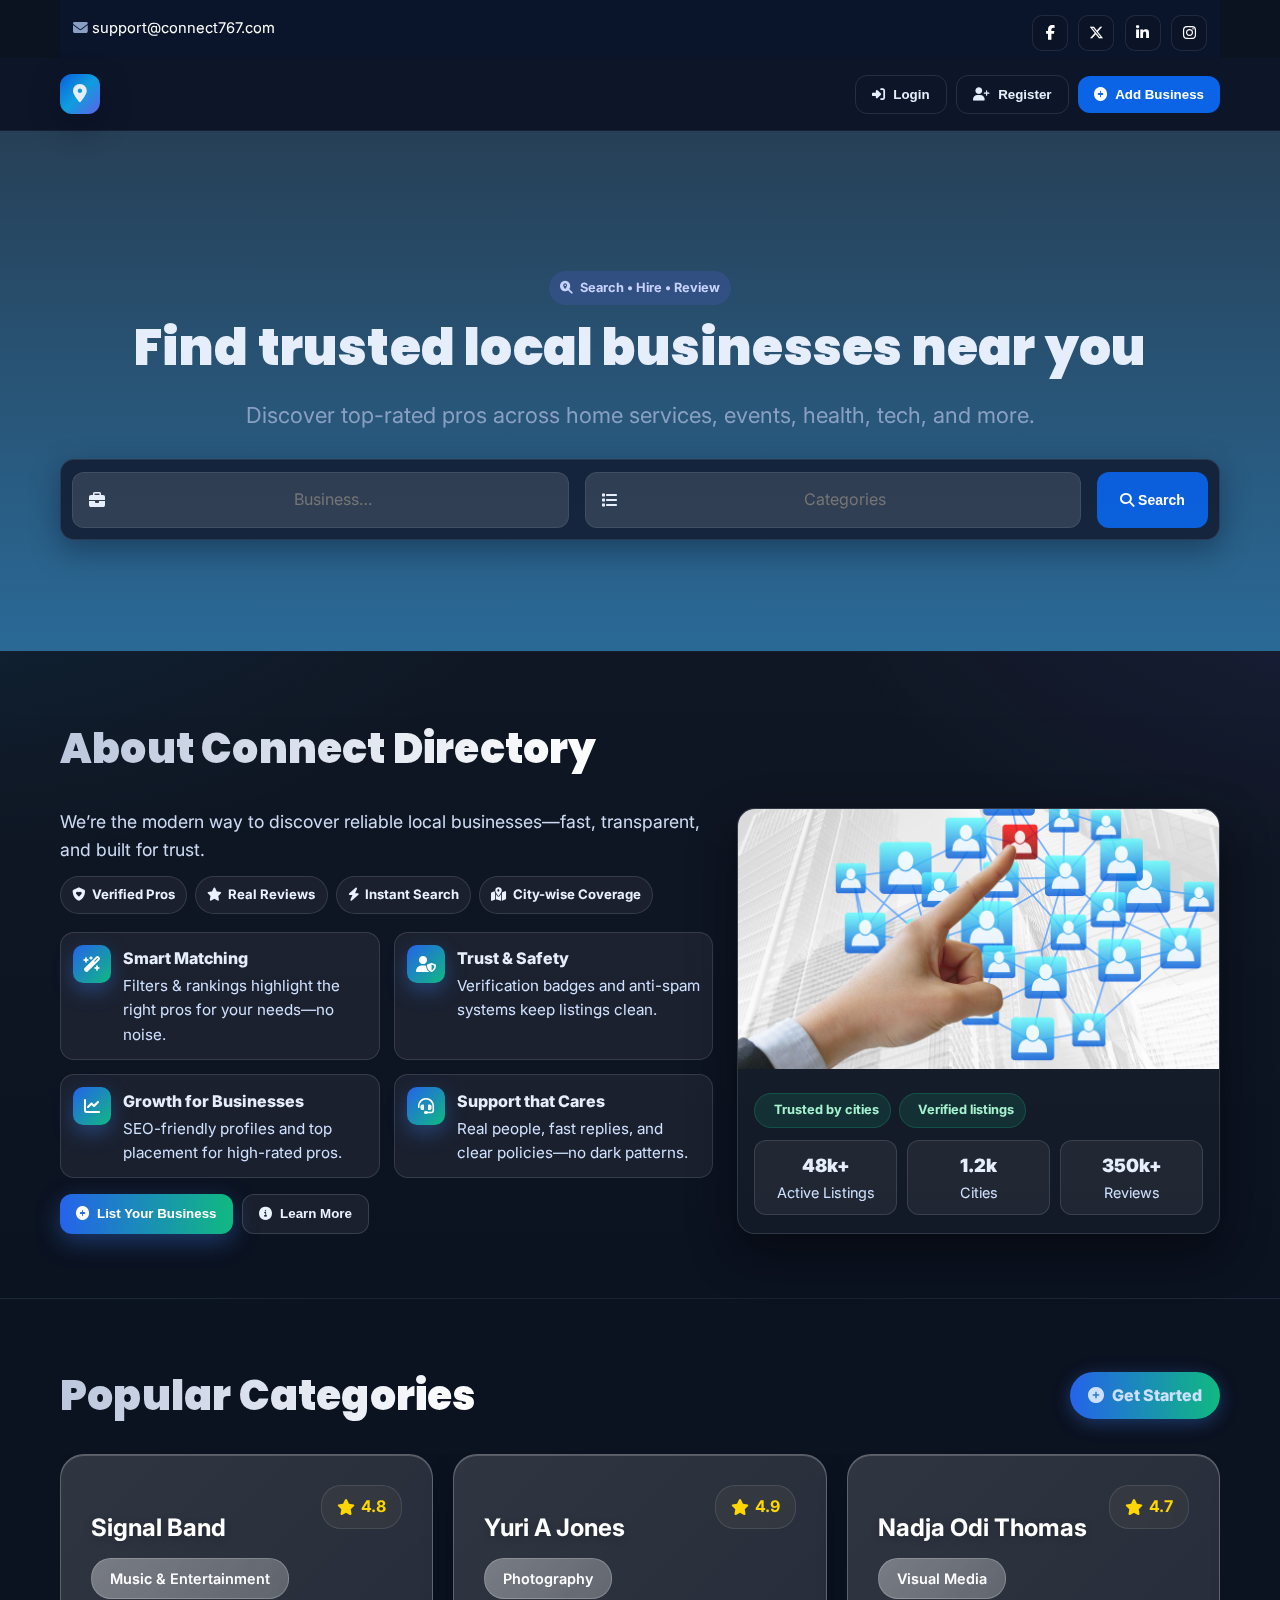
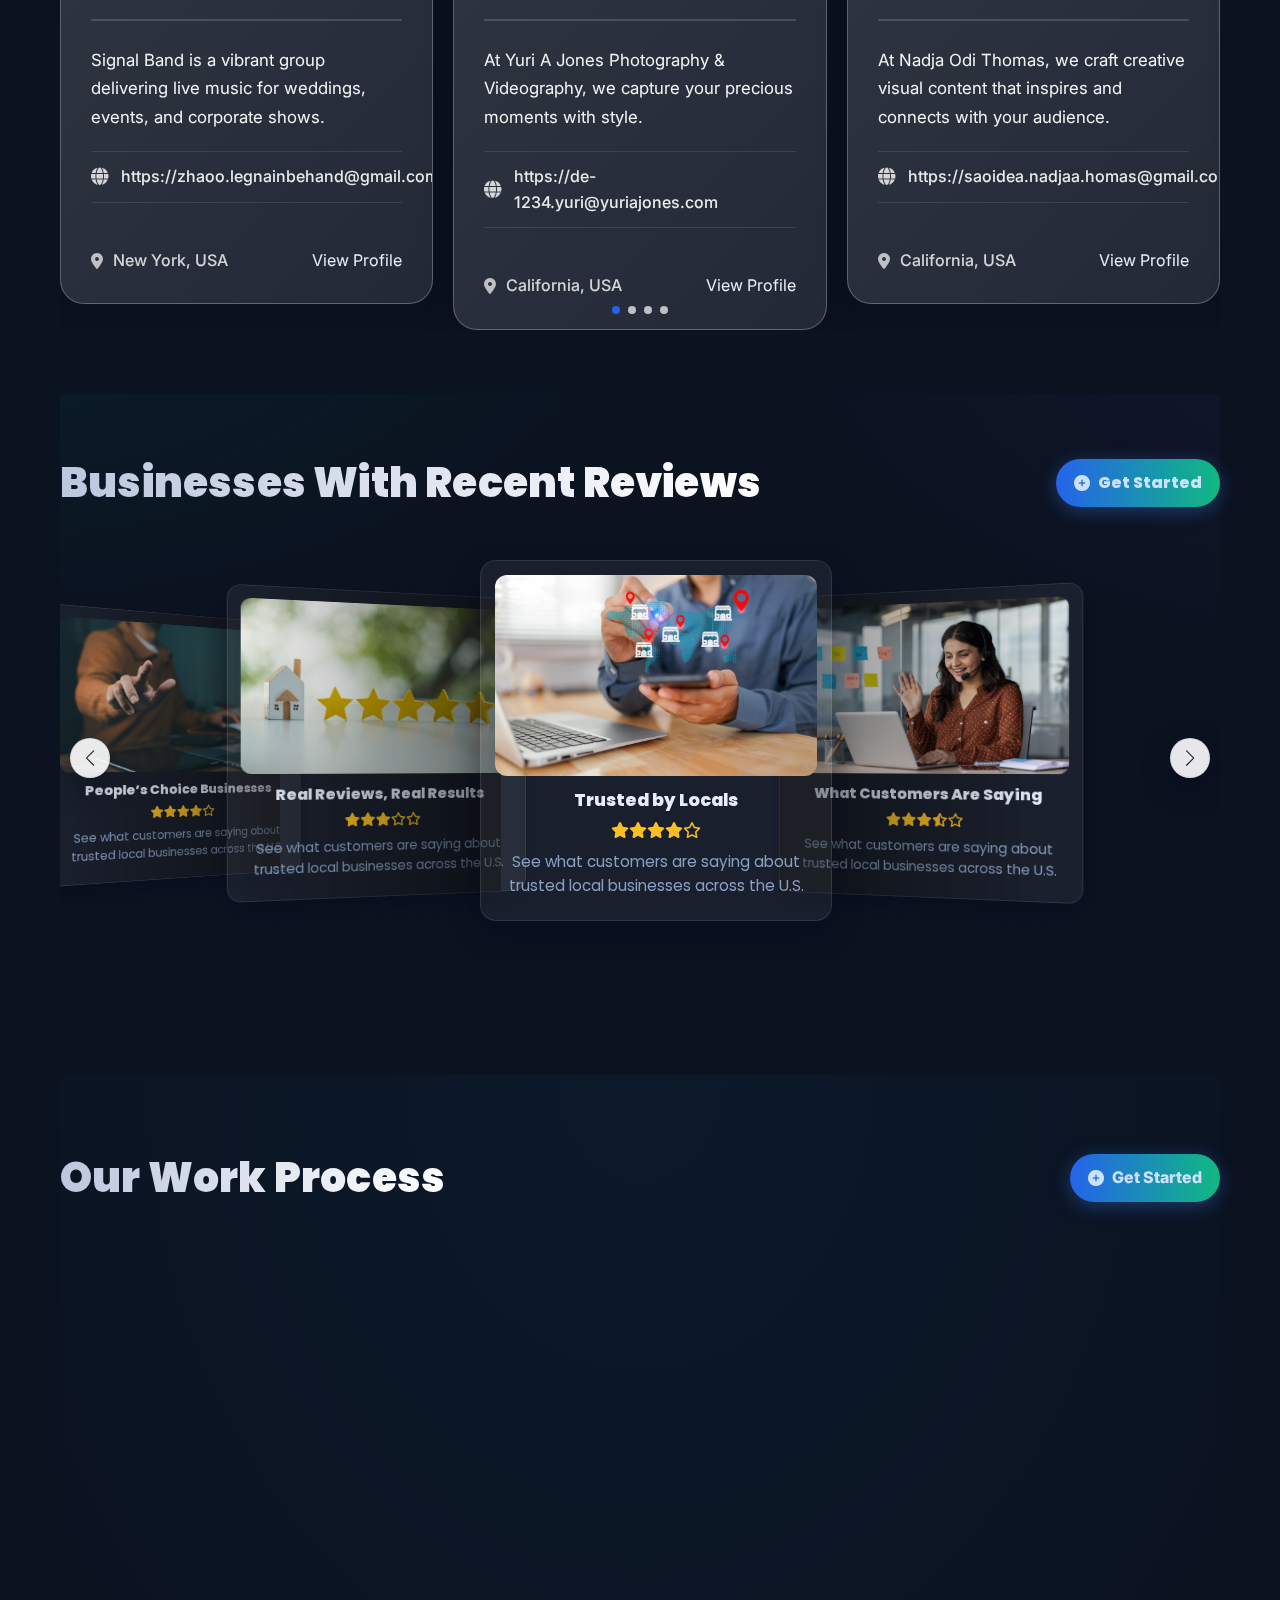
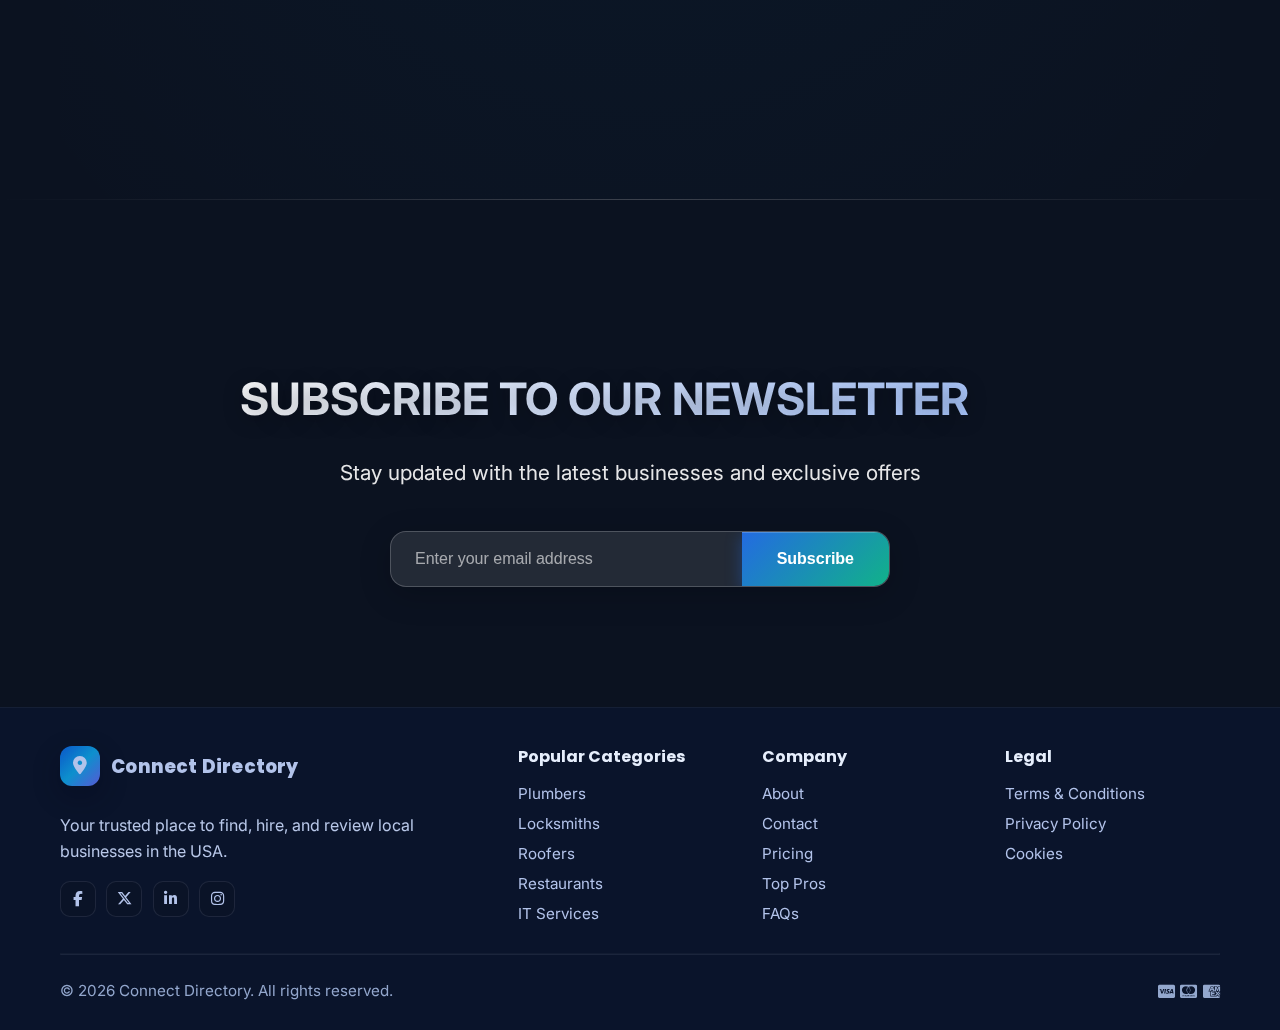
<file: index.html>
<!DOCTYPE html>
<html lang="en">

<head>
  <meta charset="UTF-8" />
  <meta name="viewport" content="width=device-width, initial-scale=1" />
  <title>Connect Directory</title>

  <!-- Fonts & Icons -->
  <link
    href="https://fonts.googleapis.com/css2?family=Poppins:wght@300;400;600;700;800&family=Inter:wght@400;600;800;900&display=swap"
    rel="stylesheet">
  <link rel="stylesheet" href="https://cdnjs.cloudflare.com/ajax/libs/font-awesome/6.5.0/css/all.min.css">
  <link rel="stylesheet" href="https://cdn.jsdelivr.net/npm/swiper@11/swiper-bundle.min.css" />
  <link rel="stylesheet" href="assets/style.css">

</head>

<body>
  <!-- Topbar -->
  <div class="topbar container">
    <div>
      <i class="fa-solid fa-envelope"></i>
      <a href="#">support@connect767.com</a>
    </div>
    <div class="social">
      <a href="#" aria-label="facebook"><i class="fa-brands fa-facebook-f"></i></a>
      <a href="#" aria-label="x"><i class="fa-brands fa-x-twitter"></i></a>
      <a href="#" aria-label="linkedin"><i class="fa-brands fa-linkedin-in"></i></a>
      <a href="#" aria-label="instagram"><i class="fa-brands fa-instagram"></i></a>
    </div>
  </div>

  <!-- Navbar -->
  <div class="nav">
    <div class="container nav-wrap">
      <a class="brand" href="#"><span class="logo"><i class="fa-solid fa-location-dot"></i></span><span></span></a>
      <div class="nav-actions">
        <button class="btn ghost hide-sm"><i class="fa-solid fa-right-to-bracket"></i> Login</button>
        <button class="btn ghost hide-sm"><i class="fa-solid fa-user-plus"></i> Register</button>
        <button class="btn primary"><i class="fa-solid fa-circle-plus"></i> Add Business</button>
      </div>
    </div>
  </div>

  <!-- Hero -->
  <header class="hero">
    <div class="hero-img"></div>
    <div class="hero-overlay"></div>
    <div class="container hero-inner">
      <span class="badge"><i class="fa-solid fa-magnifying-glass-location"></i> Search • Hire • Review</span>
      <h1>Find trusted local businesses near you</h1>
      <p class="sub">Discover top-rated pros across home services, events, health, tech, and more.</p>

      <form class="search-wrap" onsubmit="event.preventDefault(); alert('Demo search submitted!');">
        <label class="field" aria-label="business or service">
          <i class="fa-solid fa-briefcase"></i>
          <input type="text" placeholder="Business…" />
        </label>
        
        <label class="field" aria-label="Category">
          <i class="fa-solid fa-list"></i>
          <input type="text" placeholder="Categories" />
        </label>
        <button class="search-btn" type="submit"><i class="fa-solid fa-magnifying-glass"></i> Search</button>
      </form>
    </div>
  </header>

  <!-- About (NEW premium section) -->
  <section class="about">
    <div class="container">
      <div class="section-head">
        <h2>About Connect Directory</h2>
      </div>

      <div class="about-wrap">
        <div class="about-left">
          <p class="lead">We’re the modern way to discover reliable local businesses—fast, transparent, and built for
            trust.</p>

          <div class="pill-row">
            <span class="pill"><i class="fa-solid fa-shield-heart"></i> Verified Pros</span>
            <span class="pill"><i class="fa-solid fa-star"></i> Real Reviews</span>
            <span class="pill"><i class="fa-solid fa-bolt"></i> Instant Search</span>
            <span class="pill"><i class="fa-solid fa-map-location-dot"></i> City-wise Coverage</span>
          </div>

          <div class="about-features">
            <div class="feat">
              <div class="ico"><i class="fa-solid fa-wand-magic-sparkles"></i></div>
              <div>
                <h4>Smart Matching</h4>
                <p>Filters & rankings highlight the right pros for your needs—no noise.</p>
              </div>
            </div>
            <div class="feat">
              <div class="ico"><i class="fa-solid fa-user-shield"></i></div>
              <div>
                <h4>Trust & Safety</h4>
                <p>Verification badges and anti-spam systems keep listings clean.</p>
              </div>
            </div>
            <div class="feat">
              <div class="ico"><i class="fa-solid fa-chart-line"></i></div>
              <div>
                <h4>Growth for Businesses</h4>
                <p>SEO-friendly profiles and top placement for high-rated pros.</p>
              </div>
            </div>
            <div class="feat">
              <div class="ico"><i class="fa-solid fa-headset"></i></div>
              <div>
                <h4>Support that Cares</h4>
                <p>Real people, fast replies, and clear policies—no dark patterns.</p>
              </div>
            </div>
          </div>

          <div class="about-cta">
            <button class="btn accent"><i class="fa-solid fa-circle-plus"></i> List Your Business</button>
            <button class="btn soft"><i class="fa-solid fa-circle-info"></i> Learn More</button>
          </div>
        </div>

        <aside class="about-right">
          <div class="about-media">
            <img src="assets/images/1780e6c8ae.jpg" alt="About Connect Directory">
          </div>
          <div class="about-body">
            <div class="trust">
              <span class="badge"><i class="fa-solid fa-shield-check"></i> Trusted by cities</span>
              <span class="badge"><i class="fa-solid fa-badge-check"></i> Verified listings</span>
            </div>
            <div class="mini-stats">
              <div class="mini">
                <div class="n">48k+</div>
                <div class="l">Active Listings</div>
              </div>
              <div class="mini">
                <div class="n">1.2k</div>
                <div class="l">Cities</div>
              </div>
              <div class="mini">
                <div class="n">350k+</div>
                <div class="l">Reviews</div>
              </div>
            </div>
          </div>
        </aside>
      </div>
    </div>
  </section>

  <!-- Popular Categories -->
<!-- Popular Categories -->
<section class="container">
  <div class="section-head">
    <h2>Popular Categories</h2>
    <a class="proc-cta" href="#"><i class="fa-solid fa-circle-plus"></i> Get Started</a>
  </div>

  <!-- Swiper Container -->
  <div class="swiper myBizSwiper">
    <div class="swiper-wrapper">

      <!-- Slide 1 -->
      <div class="swiper-slide">
        <div class="business-card">
          <div class="business-header">
            <div class="business-info">
              <h3 class="business-name">Signal Band</h3>
              <span class="business-category">Music & Entertainment</span>
            </div>
            <div class="business-rating">
              <i class="fas fa-star"></i><span>4.8</span>
            </div>
          </div>

          <div class="business-body">
            <p class="business-description">
              Signal Band is a vibrant group delivering live music for weddings,
              events, and corporate shows.
          
            </p>
            <div class="business-contact">
              <i class="fas fa-globe"></i>
              <span>https://zhaoo.legnainbehand@gmail.com</span>
            </div>
          </div>

          <div class="business-footer">
            <div class="business-location">
              <i class="fas fa-map-marker-alt"></i> New York, USA
            </div>
            <a href="#" class="view-profile">View Profile</a>
          </div>
        </div>
      </div>

      <!-- Slide 2 -->
      <div class="swiper-slide">
        <div class="business-card">
          <div class="business-header">
            <div class="business-info">
              <h3 class="business-name">Yuri A Jones</h3>
              <span class="business-category">Photography</span>
            </div>
            <div class="business-rating">
              <i class="fas fa-star"></i><span>4.9</span>
            </div>
          </div>

          <div class="business-body">
            <p class="business-description">
              At Yuri A Jones Photography & Videography, we capture your precious
              moments with style.
            </p>

            <div class="business-contact">
              <i class="fas fa-globe"></i>
              <span>https://de-1234.yuri@yuriajones.com</span>
            </div>
          </div>

          <div class="business-footer">
            <div class="business-location">
              <i class="fas fa-map-marker-alt"></i> California, USA
            </div>
            <a href="#" class="view-profile">View Profile</a>
          </div>
        </div>
      </div>

      <!-- Slide 3 -->
      <div class="swiper-slide">
        <div class="business-card">
          <div class="business-header">
            <div class="business-info">
              <h3 class="business-name">Nadja Odi Thomas</h3>
              <span class="business-category">Visual Media</span>
            </div>
            <div class="business-rating">
              <i class="fas fa-star"></i><span>4.7</span>
            </div>
          </div>

          <div class="business-body">
            <p class="business-description">
              At Nadja Odi Thomas, we craft creative visual content that inspires
              and connects with your audience.
            </p>

            <div class="business-contact">
              <i class="fas fa-globe"></i>
              <span>https://saoidea.nadjaa.homas@gmail.com</span>
            </div>
          </div>

          <div class="business-footer">
            <div class="business-location">
              <i class="fas fa-map-marker-alt"></i> California, USA
            </div>
            <a href="#" class="view-profile">View Profile</a>
          </div>
        </div>
      </div>

        <div class="swiper-slide">
        <div class="business-card">
          <div class="business-header">
            <div class="business-info">
              <h3 class="business-name">Nadja Odi Thomas</h3>
              <span class="business-category">Visual Media</span>
            </div>
            <div class="business-rating">
              <i class="fas fa-star"></i><span>4.7</span>
            </div>
          </div>

          <div class="business-body">
            <p class="business-description">
              At Nadja Odi Thomas, we craft creative visual content that inspires
              and connects with your audience.
            </p>

            <div class="business-contact">
              <i class="fas fa-globe"></i>
              <span>https://saoidea.nadjaa.homas@gmail.com</span>
            </div>
          </div>

          <div class="business-footer">
            <div class="business-location">
              <i class="fas fa-map-marker-alt"></i> California, USA
            </div>
            <a href="#" class="view-profile">View Profile</a>
          </div>
        </div>
      </div>

    </div>

    <!-- Custom Arrows (FOR THIS SLIDER ONLY) -->
    <div class="biz-prev"></div>
    <div class="biz-next"></div>

    <!-- Pagination -->
    <div class="swiper-pagination"></div>

  </div>
</section>





  <!-- Reviews Carousel -->
  <section class="biz-section container">
    <div class="section-head">
      <h2>Businesses With Recent Reviews</h2>
      <a class="proc-cta" href="#"><i class="fa-solid fa-circle-plus"></i> Get Started</a>
    </div>
    <div class="swiper bizSwiper">
      <div class="swiper-wrapper">
        <div class="swiper-slide biz-card">
          <div class="biz-inner">
            <div class="biz-logo"><img src="assets/images/0f93cb26ed.jpg" alt="Capital Glass" /></div>
            <h3>Trusted by Locals</h3>
            <div class="stars"><i class="fa-solid fa-star"></i><i class="fa-solid fa-star"></i><i
                class="fa-solid fa-star"></i><i class="fa-solid fa-star"></i><i class="fa-regular fa-star"></i></div>
            <p class="meta">See what customers are saying about trusted local businesses across the U.S.</span></p>
          </div>
        </div>
        <div class="swiper-slide biz-card">
          <div class="biz-inner">
            <div class="biz-logo"><img src="assets/images/08b82a9dd6.jpg" alt="Ameridial Inc" /></div>
            <h3>What Customers Are Saying</h3>
            <div class="stars"><i class="fa-solid fa-star"></i><i class="fa-solid fa-star"></i><i
                class="fa-solid fa-star"></i><i class="fa-solid fa-star-half-stroke"></i><i
                class="fa-regular fa-star"></i></div>
            <p class="meta">See what customers are saying about trusted local businesses across the U.S.</p>
          </div>
        </div>
        <div class="swiper-slide biz-card">
          <div class="biz-inner">
            <div class="biz-logo"><img src="assets/images/081edbaaf3.jpg" alt="Roof Masters" /></div>
            <h3>People’s Choice Businesses</h3>
            <div class="stars"><i class="fa-solid fa-star"></i><i class="fa-solid fa-star"></i><i
                class="fa-solid fa-star"></i><i class="fa-solid fa-star"></i><i class="fa-regular fa-star"></i></div>
            <p class="meta">See what customers are saying about trusted local businesses across the U.S.</p>
          </div>
        </div>
        <div class="swiper-slide biz-card">
          <div class="biz-inner">
            <div class="biz-logo"><img src="assets/images/3dfdfeb7ec.jpg" alt="SWFL Carpenters" /></div>
            <h3>Real Reviews, Real Results</h3>
            <div class="stars"><i class="fa-solid fa-star"></i><i class="fa-solid fa-star"></i><i
                class="fa-solid fa-star"></i><i class="fa-regular fa-star"></i><i class="fa-regular fa-star"></i></div>
            <p class="meta">See what customers are saying about trusted local businesses across the U.S.</p>
          </div>
        </div>
      </div>
      <div class="swiper-button-prev"></div>
      <div class="swiper-button-next"></div>
    </div>
  </section>

  <!-- Work Process + Counters -->
  <section class="container process v2">
    <div class="section-head">
      <h2>Our Work Process</h2>
      <a class="proc-cta" href="#"><i class="fa-solid fa-circle-plus"></i> Get Started</a>
    </div>

    <div class="proc-grid">
      <article class="proc-card" data-step="1">
        <div class="proc-top"><span class="step-badge">01</span>
          <div class="ico-wrap"><i class="fa-solid fa-magnifying-glass-location"></i></div>
        </div>
        <h3>Discover</h3>
        <p class="p-text">Search verified pros by location & category. Apply filters to find the best match quickly.</p>
        <div class="tags"><span class="chip sm">Verified</span><span class="chip sm">Smart Filters</span><span
            class="chip sm">Fast</span></div>
      </article>
      <article class="proc-card" data-step="2">
        <div class="proc-top"><span class="step-badge">02</span>
          <div class="ico-wrap"><i class="fa-solid fa-scale-balanced"></i></div>
        </div>
        <h3>Compare</h3>
        <p class="p-text">Check ratings, reviews, and portfolios. Shortlist the top candidates in minutes.</p>
        <div class="tags"><span class="chip sm">Ratings</span><span class="chip sm">Reviews</span><span
            class="chip sm">Portfolio</span></div>
      </article>
      <article class="proc-card" data-step="3">
        <div class="proc-top"><span class="step-badge">03</span>
          <div class="ico-wrap"><i class="fa-solid fa-message"></i></div>
        </div>
        <h3>Contact</h3>
        <p class="p-text">Reach out via call or message. Get quotes and timelines—no hidden fees.</p>
        <div class="tags"><span class="chip sm">1-Click Call</span><span class="chip sm">Quotes</span><span
            class="chip sm">Secure</span></div>
      </article>
      <article class="proc-card" data-step="4">
        <div class="proc-top"><span class="step-badge">04</span>
          <div class="ico-wrap"><i class="fa-solid fa-star-half-stroke"></i></div>
        </div>
        <h3>Review</h3>
        <p class="p-text">Share your experience to help others. We keep reviews clean and spam-free.</p>
        <div class="tags"><span class="chip sm">Real Feedback</span><span class="chip sm">Anti-Spam</span><span
            class="chip sm">Community</span></div>
      </article>
    </div>

    <div class="proc-counters">
      <article class="count-card">
        <div class="count-ico"><i class="fa-solid fa-rectangle-list"></i></div>
        <div class="count-val" data-target="48000">0</div>
        <div class="count-label">Active Listings</div>
      </article>
      <article class="count-card">
        <div class="count-ico"><i class="fa-solid fa-city"></i></div>
        <div class="count-val" data-target="1200">0</div>
        <div class="count-label">Cities Covered</div>
      </article>
      <article class="count-card">
        <div class="count-ico"><i class="fa-solid fa-comment-dots"></i></div>
        <div class="count-val" data-target="350000">0</div>
        <div class="count-label">Verified Reviews</div>
      </article>
      <article class="count-card">
        <div class="count-ico"><i class="fa-solid fa-thumbs-up"></i></div>
        <div class="count-val" data-target="98">0</div>
        <div class="count-label">Satisfaction (%)</div>
      </article>
    </div>
  </section>

 <!-- Newsletter -->
    <section class="newsletter">
        <div class="container">
            <h3>SUBSCRIBE TO OUR NEWSLETTER</h3>
            <p>Stay updated with the latest businesses and exclusive offers</p>
            <form class="newsletter-form">
                <input type="email" placeholder="Enter your email address" required>
                <button type="submit">Subscribe</button>
            </form>
        </div>
    </section>

  <!-- Footer -->
  <footer>
    <div class="container" style="padding:36px 0 26px">
      <div class="footer-grid">
        <div>
          <a class="brand" href="#" style="margin-bottom:8px; display:inline-flex"><span class="logo"><i
                class="fa-solid fa-location-dot"></i></span><span>Connect Directory</span></a>
          <p style="color:#b8c7e8">Your trusted place to find, hire, and review local businesses in the USA.</p>
          <div class="social">
            <a href="#"><i class="fa-brands fa-facebook-f"></i></a>
            <a href="#"><i class="fa-brands fa-x-twitter"></i></a>
            <a href="#"><i class="fa-brands fa-linkedin-in"></i></a>
            <a href="#"><i class="fa-brands fa-instagram"></i></a>
          </div>
        </div>
        <div>
          <h4>Popular Categories</h4>
          <a href="#">Plumbers</a>
          <a href="#">Locksmiths</a>
          <a href="#">Roofers</a>
          <a href="#">Restaurants</a>
          <a href="#">IT Services</a>
        </div>
        <div>
          <h4>Company</h4>
          <a href="#">About</a>
          <a href="#">Contact</a>
          <a href="#">Pricing</a>
          <a href="#">Top Pros</a>
          <a href="#">FAQs</a>
        </div>
        <div>
          <h4>Legal</h4>
          <a href="#">Terms &amp; Conditions</a>
          <a href="#">Privacy Policy</a>
          <a href="#">Cookies</a>
        </div>
      </div>
      <hr style="border-color:rgba(148,163,184,.12); margin:24px 0">
      <div
        style="display:flex; gap:1rem; justify-content:space-between; align-items:center; color:#93a7cd; font-size:.95rem">
        <div>© <span id="y"></span> Connect Directory. All rights reserved.</div>
        <div style="display:flex; gap:.35rem; align-items:center">
          <i class="fa-brands fa-cc-visa"></i>
          <i class="fa-brands fa-cc-mastercard"></i>
          <i class="fa-brands fa-cc-amex"></i>
        </div>
      </div>
    </div>
  </footer>

  <!-- Scripts -->
  <script src="https://cdn.jsdelivr.net/npm/swiper@11/swiper-bundle.min.js"></script>
  <script src="https://cdn.jsdelivr.net/npm/swiper@11/swiper-bundle.min.js"></script>

  <script>
    // Footer year
    document.getElementById('y').textContent = new Date().getFullYear();

    // Reviews carousel
    const swiper = new Swiper(".bizSwiper", {
      effect: "coverflow",
      grabCursor: true,
      centeredSlides: true,
      slidesPerView: "auto",
      loop: true,
      coverflowEffect: { rotate: 20, stretch: 0, depth: 200, modifier: 1.1, slideShadows: true },
      autoplay: { delay: 2500, disableOnInteraction: false },
      navigation: { nextEl: ".swiper-button-next", prevEl: ".swiper-button-prev" }
    });

    // Reveal + counters (process section)
    (function () {
      const revealEls = [...document.querySelectorAll('.proc-card, .count-card')];
      const counters = document.querySelectorAll('.count-val');

      const easeOut = t => 1 - Math.pow(1 - t, 3);
      const runCount = el => {
        const target = parseInt(el.getAttribute('data-target'), 10);
        const dur = 1200; const start = performance.now();
        function tick(now) {
          const p = Math.min((now - start) / dur, 1);
          el.textContent = Math.floor(easeOut(p) * target).toLocaleString();
          if (p < 1) requestAnimationFrame(tick);
        }
        requestAnimationFrame(tick);
      };

      if (!('IntersectionObserver' in window)) {
        revealEls.forEach(el => el.classList.add('in'));
        counters.forEach(runCount);
        return;
      }

      const io = new IntersectionObserver(entries => {
        entries.forEach(ent => {
          if (ent.isIntersecting) {
            ent.target.classList.add('in');
            if (ent.target.classList.contains('count-card')) {
              const val = ent.target.querySelector('.count-val'); if (val) runCount(val);
            }
            io.unobserve(ent.target);
          }
        });
      }, { threshold: .25 });

      revealEls.forEach(el => io.observe(el));
    })();
  </script>
<script>
  var swiper2 = new Swiper(".myBizSwiper", {
    slidesPerView: 1,
    spaceBetween: 20,
    loop: true,

    pagination: {
      el: ".swiper-pagination",
      clickable: true
    },

    navigation: {
      nextEl: ".biz-next",   // CUSTOM ARROWS
      prevEl: ".biz-prev"
    },

    breakpoints: {
      640: { slidesPerView: 1 },
      768: { slidesPerView: 2 },
      1024: { slidesPerView: 3 }
    }
  });
</script>

  

</body>

</html>
</file>
<file: assets/style.css>
:root{
      --primary:#0b63e5;
      --primary-600:#084bb2;
      --accent:#0b63e5;
      --accent-2:#60a5fa;
      --bg:#0b1220;
      --surface:#0f172a;
      --muted:#8aa0c2;
      --text:#e6eefc;
      --success:#10b981;
      --danger:#ef4444;
      --radius:16px;
      --shadow:0 10px 30px rgba(2,6,23,.35);
      --gradient:linear-gradient(135deg,#0b63e5f2 0%,rgba(14,165,233,.95) 50%,rgba(99,102,241,.95) 100%);
      --card:rgba(255,255,255,.06);
      --border:rgba(148,163,184,.18);
    }

    *{box-sizing:border-box}
    html,body{height:100%}
    body{
      margin:0; background:var(--bg); color:var(--text);
      font-family:"Inter",system-ui,-apple-system,Segoe UI,Roboto,Arial,sans-serif;
      line-height:1.6; overflow-x:hidden;
    }
    a{color:inherit; text-decoration:none}
    img{max-width:100%; display:block}
    .container{width:min(1160px,92%); margin-inline:auto}
    .badge{display:inline-flex; align-items:center; gap:.45rem; padding:.4rem .7rem; border-radius:999px; background:rgba(99,102,241,.18); color:#c7d2fe; font-size:.8rem; font-weight:700}

    /* Topbar / Nav */
    .topbar{display:flex; gap:1rem; justify-content:space-between; align-items:center; padding:.45rem .8rem; background:#0a142b; color:var(--muted); font-size:.92rem}
    .topbar a{color:#fff}
    .nav{position:sticky; top:0; z-index:50; backdrop-filter:saturate(1.3) blur(8px); background:rgba(15,23,42,.8); border-bottom:1px solid rgba(148,163,184,.08)}
    .nav-wrap{display:flex; align-items:center; justify-content:space-between; gap:1rem; padding:1rem 0}
    .brand{display:flex; align-items:center; gap:.7rem; font-weight:900; letter-spacing:.2px}
    .brand .logo{width:40px; height:40px; display:grid; place-items:center; border-radius:12px; background:var(--gradient); box-shadow:var(--shadow)}
    .brand span{font-family:"Poppins"; font-weight:800; font-size:1.15rem}
    .nav-actions{display:flex; align-items:center; gap:.6rem}
    .btn{border:0; cursor:pointer; padding:.7rem 1rem; border-radius:12px; font-weight:700; transition:.25s ease; display:inline-flex; align-items:center; gap:.5rem}
    .btn.primary{background:var(--primary); color:white}
    .btn.primary:hover{background:var(--primary-600); transform:translateY(-1px)}
    .btn.ghost{background:transparent; color:var(--text); border:1px solid rgba(148,163,184,.18)}
    .btn.ghost:hover{border-color:rgba(148,163,184,.38)}

    /* Hero */
    /* Hero Section */
.hero {
  position: relative;
  isolation: isolate;
  min-height: 520px; /* Increased hero height */
}

/* Background Image */
.hero-img {
  position: absolute;
  inset: 0;
  z-index: -2;
  background: linear-gradient(rgba(44, 62, 80, 0.8), rgba(52, 152, 219, 0.8)), url('https://images.unsplash.com/photo-1497366754035-f200968a6e72?ixlib=rb-4.0.3&ixid=M3wxMjA3fDB8MHxwaG90by1wYWdlfHx8fGVufDB8fHx8fA%3D%3D&auto=format&fit=crop&w=2069&q=80')
    center/cover no-repeat;
  background-attachment: fixed; /* Fixed image effect */
}

/* Overlay */
.hero-overlay {
  position: absolute;
  inset: 0;
  z-index: -1;
 
}

/* Inner Content */
.hero-inner {
  padding: 140px 0 100px; /* Increased top/bottom space */
  text-align: center;
}

/* Heading */
.hero h1 {
  font-family: "Poppins";
  margin: 14px 0 8px;
  font-size: clamp(40px, 5.2vw, 50px);
  line-height: 1.15;
  font-weight: 900;
  letter-spacing: .2px;
}

/* Subtext */
.sub {
  color: var(--muted);
  font-size: clamp(22px, 1vw, 18px);
}


    /* Search Bar */
    .search-wrap{display:grid; grid-template-columns:1.1fr .9fr 1fr auto; gap:.6rem; background:rgba(15,23,42,.8); padding:.7rem; border-radius:14px; border:1px solid var(--border); box-shadow:var(--shadow); margin-top:26px}
    .field{display:flex; align-items:center; gap:.55rem; background:#ffffff1f; border:1px solid rgba(148,163,184,.16); padding:.9rem 1rem; border-radius:12px}
    .field input{all:unset; flex:1; color:var(--text)}
    .search-btn{padding:1rem 1.25rem;border-radius:12px;border:0;background:#0b63e5f2;color:#ffffff;font-weight:900;cursor:pointer}
    .search-btn:hover{filter:saturate(1.1)}

    /* Sections */
    section{padding:64px 0}
    .section-head{display:flex; align-items:center; justify-content:space-between; margin-bottom:26px; gap:16px}
    .section-head h2{
      /* BIGGER section headings */
      font-family:"Poppins"; margin:0; font-size:clamp(26px,3.2vw,42px); font-weight:900;
      background: linear-gradient(90deg, #bcc7dd, #ffffff);
      -webkit-background-clip:text; background-clip:text; -webkit-text-fill-color:transparent;
      letter-spacing:.2px;
    }
    .section-head a{font-weight:800; color:#cde1ff}

    /* ABOUT — redesigned */
    .about{
      background:
        radial-gradient(70rem 36rem at -10% -20%, rgba(14,165,233,.10), transparent 60%),
        radial-gradient(60rem 30rem at 110% -10%, rgba(99,102,241,.10), transparent 60%),
        linear-gradient(180deg, rgba(255,255,255,.02), rgba(255,255,255,.00));
      border-top:1px solid rgba(148,163,184,.08);
      border-bottom:1px solid rgba(148,163,184,.08);
    }
    .about-wrap{display:grid; gap:24px; grid-template-columns:1.15fr .85fr}

    .about-left .lead{
      font-size:1.1rem; color:#d7e6ff; margin:0 0 10px; opacity:.95
    }
    .pill-row{display:flex; flex-wrap:wrap; gap:.5rem; margin:12px 0 18px}
    .pill{
      display:inline-flex; align-items:center; gap:.4rem;
      padding:.45rem .7rem; border-radius:999px;
      background:rgba(255,255,255,.05); border:1px solid rgba(255,255,255,.12);
      font-weight:700; font-size:.82rem; color:#eaf2ff;
    }
    .about-features{display:grid; gap:14px; grid-template-columns:1fr 1fr}
    .feat{
      display:flex; gap:12px; padding:12px; border:1px solid rgba(255,255,255,.12);
      background:rgba(255,255,255,.06); border-radius:14px; align-items:flex-start
    }
    .feat .ico{
      width:38px;height:38px;border-radius:10px;display:grid;place-items:center;color:#fff;
      background:linear-gradient(135deg,#2563eb,#10b981);
      box-shadow:0 8px 20px rgba(59,130,246,.35); flex-shrink:0
    }
    .feat h4{margin:.1rem 0 .15rem; font-size:1rem; font-weight:800}
    .feat p{margin:0; color:#cfe1ff; font-size:.95rem}

    .about-cta{display:flex; gap:.6rem; flex-wrap:wrap; margin-top:16px}
    .btn.accent{
      background:linear-gradient(90deg,#2563eb,#10b981); color:#fff; font-weight:900;
      box-shadow:0 8px 24px rgba(59,130,246,.35)
    }
    .btn.soft{background:rgba(255,255,255,.06); border:1px solid rgba(255,255,255,.14); color:#eaf2ff}

    .about-right{
      position:relative; border-radius:18px; overflow:hidden;
      border:1px solid rgba(255,255,255,.12);
      background:linear-gradient(180deg, rgba(255,255,255,.05), rgba(255,255,255,.03));
      box-shadow:0 18px 48px rgba(0,0,0,.45);
    }
    .about-media{
      height:260px; background:#09142a; overflow:hidden;
    }
    .about-media img{width:100%; height:100%; object-fit:cover; transform:scale(1.03)}
    .about-body{padding:16px}
    .trust{display:flex; gap:.5rem; flex-wrap:wrap; margin-top:8px}
    .trust .badge{background:rgba(16,185,129,.14); color:#a7f3d0; border:1px solid rgba(16,185,129,.25)}
    .mini-stats{display:grid; gap:10px; grid-template-columns:repeat(3,1fr); margin-top:12px}
    .mini{background:rgba(255,255,255,.06); border:1px solid rgba(255,255,255,.12); border-radius:12px; padding:10px; text-align:center}
    .mini .n{font-weight:900; font-size:1.15rem}
    .mini .l{font-size:.9rem; color:#cfe1ff}

    /* Categories */
    .grid{display:grid; gap:18px}
    .grid.cols-4{grid-template-columns:repeat(4,1fr)}
    .grid.cols-2{grid-template-columns:repeat(2,1fr)}
    .cat-card{background:linear-gradient(180deg, rgba(255,255,255,.05), rgba(255,255,255,.02)); border:1px solid rgba(148,163,184,.14); border-radius:var(--radius); overflow:hidden}
    .cat-media{height:150px; background:#09142a; overflow:hidden}
    .cat-media img{width:100%; height:100%; object-fit:cover; transition:transform .6s ease}
    .cat-card:hover .cat-media img{transform:scale(1.08)}
    .cat-body{padding:16px}
    .chip{font-size:.82rem; color:#cbd5e1; opacity:.9}

    /* Reviews carousel */
    .biz-section{
      padding:56px 0 96px;
      background:
        radial-gradient(80rem 40rem at -10% -20%, rgba(10,191,188,.08), transparent 60%),
        radial-gradient(70rem 35rem at 120% -10%, rgba(106,103,206,.08), transparent 60%),
        var(--bg);
      font-family:"Poppins",system-ui,-apple-system,Segoe UI,Roboto,Arial,sans-serif;
    }
    .swiper.bizSwiper{width:100%; padding:18px 10px 58px}
    .swiper-slide.biz-card{width:clamp(240px, 28vw, 320px)}
    .biz-inner{
      position:relative;
      background:var(--card);
      border:1px solid var(--border);
      border-radius:var(--radius);
      overflow:hidden;
      box-shadow:var(--shadow);
      transition:transform .25s ease, box-shadow .25s ease, border-color .25s ease;
      padding:14px; text-align:center; width:22rem;
    }
    .swiper-slide:hover .biz-inner{ transform:translateY(-6px); box-shadow:0 16px 36px rgba(16,24,40,.12); border-color:rgba(10,191,188,.25) }
    .biz-logo{border-radius:12px; overflow:hidden}
    .biz-logo img{width:100%; aspect-ratio:16/10; object-fit:cover; transition:transform .35s ease}
    .swiper-slide:hover .biz-logo img{ transform:scale(1.04) }
    .biz-card h3{margin:10px 0 4px; font-size:1.1rem; font-weight:800; color:var(--text)}
    .meta{margin:6px 0 8px; color:var(--muted); font-size:.95rem}
    .verified{color:#16a34a; font-weight:800; background:#eaf8ee; padding:2px 8px; border-radius:999px}
    .stars{color:#fbbf24; margin-bottom:2px; font-size:1rem}
    .swiper-button-prev,.swiper-button-next{width:40px; height:40px; border-radius:50%; background:rgba(255,255,255,.9); border:1px solid var(--border); box-shadow:var(--shadow)}
    .swiper-button-prev:after,.swiper-button-next:after{font-size:16px; color:#111827}

    /* Work Process + Counters */
    .process.v2{padding:70px 0 88px; background:radial-gradient(ellipse at top, rgba(14,165,233,.05), rgba(0,0,0,0))}
    .proc-cta{display:inline-flex; align-items:center; gap:8px; padding:11px 18px; border-radius:999px; background:linear-gradient(90deg,#2563eb,#10b981); color:#fff; font-weight:900; box-shadow:0 4px 18px rgba(59,130,246,.35)}
    .proc-grid{display:grid; gap:22px; grid-template-columns:repeat(4,1fr)}
    @media (max-width:1100px){.proc-grid{grid-template-columns:repeat(2,1fr)}}
    @media (max-width:620px){.proc-grid{grid-template-columns:1fr}}

    .proc-card{
      background:rgba(255,255,255,0.07);
      border:1px solid rgba(255,255,255,0.12);
      border-radius:18px; padding:20px; color:#f9fafb;
      backdrop-filter:blur(10px);
      box-shadow:0 8px 28px rgba(0,0,0,0.4);
      transition:transform .25s ease, box-shadow .3s ease, border-color .25s ease;
      opacity:0; transform:translateY(10px);
    }
    .proc-card.in{opacity:1; transform:translateY(0)}
    .proc-top{display:flex; justify-content:space-between; align-items:center; margin-bottom:10px}
    .step-badge{background:linear-gradient(135deg,#2563eb,#10b981); color:#fff; font-weight:900; font-size:.95rem; padding:6px 12px; border-radius:10px}
    .ico-wrap{width:50px;height:50px;border-radius:14px;display:grid;place-items:center;color:#fff;background:linear-gradient(135deg,#3b82f6,#06b6d4); box-shadow:0 6px 20px rgba(59,130,246,.45)}
    .proc-card h3{font-size:1.2rem; font-weight:900; margin:6px 0; color:#fff}
    .p-text{color:#d1d5db; margin-bottom:10px}
    .tags{display:flex; flex-wrap:wrap; gap:8px}
    .chip.sm{background:rgba(255,255,255,0.08); border:1px solid rgba(255,255,255,0.15); color:#e5e7eb; font-weight:700; font-size:.84rem; padding:6px 10px; border-radius:999px}
    .proc-card:hover{transform:translateY(-6px); border-color:rgba(59,130,246,0.6); box-shadow:0 18px 40px rgba(59,130,246,0.35)}

    .proc-counters{margin-top:40px; display:grid; margin-left:-1rem !important; gap:18px; grid-template-columns:repeat(4,1fr)}
    @media (max-width:1024px){.proc-counters{grid-template-columns:repeat(2,1fr)}}
    @media (max-width:520px){.proc-counters{grid-template-columns:1fr}}
    .count-card{background:rgba(255,255,255,0.06); border:1px solid rgba(255,255,255,0.12); border-radius:18px; padding:18px; display:flex; align-items:center; gap:16px; color:#fff; backdrop-filter:blur(8px); box-shadow:0 10px 30px rgba(0,0,0,0.4); transition:transform .25s ease, box-shadow .3s ease, border-color .25s ease; opacity:0; transform:translateY(10px)}
    .count-card.in{opacity:1; transform:translateY(0)}
    .count-ico{width:56px;height:56px;border-radius:14px;display:grid;place-items:center;color:#fff;background:linear-gradient(135deg,#2563eb,#10b981); box-shadow:0 8px 22px rgba(59,130,246,0.4)}
    .count-val{font-size:1.9rem; font-weight:900; line-height:1}
    .count-label{color:#d1d5db; font-size:.98rem}

    /* Footer */
    footer{background:#0a142b; border-top:1px solid rgba(148,163,184,.08)}
    .footer-grid{display:grid; grid-template-columns:2fr 1fr 1fr 1fr; gap:28px}
    .footer-grid h4{margin:0 0 10px; font-family:"Poppins"}
    .footer-grid a{display:block; color:#c5d6ff; opacity:.9; padding:.18rem 0; font-size:.95rem}
    .social{display:flex; gap:.65rem; margin-top:.5rem}
    .social a{width:36px; height:36px; display:grid; place-items:center; background:#0b1327; border:1px solid rgba(148,163,184,.16); border-radius:10px}

    /* Responsive tweaks */
    @media (max-width:1024px){
      .grid.cols-4{grid-template-columns:repeat(3,1fr)}
      .footer-grid{grid-template-columns:1fr 1fr}
    }
    @media (max-width:900px){
      .about-wrap{grid-template-columns:1fr}
      .about-media{height:220px}
    }
    @media (max-width:768px){
      .nav-actions .hide-sm{display:none}
      .search-wrap{grid-template-columns:1fr; padding:.6rem}
      .grid.cols-4{grid-template-columns:repeat(2,1fr)}
      .hero-inner{padding:86px 0 48px}
    }
    @media (max-width:520px){
      .grid.cols-4,.grid.cols-2{grid-template-columns:1fr}
    }
.search-wrap {
  display: flex;
  gap: 1rem;
  align-items: center;
}

.search-wrap .field {
  flex: 1; /* Dono input boxes equal width */
}

.search-btn {
  padding: 20px 23px;   /* Button size chhota */
  font-size: 14px;
  white-space: nowrap;
}


    .business-card {
            background: linear-gradient(135deg, 
                rgba(255, 255, 255, 0.15) 0%, 
                rgba(255, 255, 255, 0.1) 100%);
            backdrop-filter: blur(25px);
            -webkit-backdrop-filter: blur(25px);
            border-radius: 24px;
            border: 1px solid rgba(255, 255, 255, 0.25);
            padding: 30px;
            box-shadow: 
                0 15px 35px rgba(0, 0, 0, 0.1),
                inset 0 1px 0 rgba(255, 255, 255, 0.2);
            transition: all 0.4s cubic-bezier(0.175, 0.885, 0.32, 1.275);
            position: relative;
            overflow: hidden;
        }

        .business-card::before {
            content: '';
            position: absolute;
            top: 0;
            left: -100%;
            width: 100%;
            height: 100%;
            background: linear-gradient(90deg, 
                transparent, 
                rgba(255, 255, 255, 0.1), 
                transparent);
            transition: left 0.6s ease;
        }

        .business-card:hover::before {
            left: 100%;
        }

        .business-card:hover {
            transform: translateY(-8px) scale(1.02);
            box-shadow: 
                0 25px 50px rgba(0, 0, 0, 0.15),
                inset 0 1px 0 rgba(255, 255, 255, 0.3);
            border: 1px solid rgba(255, 255, 255, 0.4);
        }

        .business-header {
            display: flex;
            justify-content: space-between;
            align-items: flex-start;
            margin-bottom: 25px;
            padding-bottom: 20px;
            border-bottom: 2px solid rgba(255, 255, 255, 0.15);
        }

        .business-info {
            flex: 1;
        }

        .business-name {
            font-size: 1.5rem;
            font-weight: 700;
            color: white;
            margin-bottom: 10px;
            text-shadow: 0 2px 8px rgba(0, 0, 0, 0.2);
        }

        .business-category {
            display: inline-block;
            background: linear-gradient(135deg, rgba(255, 255, 255, 0.25), rgba(255, 255, 255, 0.15));
            color: white;
            padding: 8px 18px;
            border-radius: 20px;
            font-size: 0.9rem;
            font-weight: 600;
            backdrop-filter: blur(10px);
            border: 1px solid rgba(255, 255, 255, 0.2);
        }

        .business-rating {
            display: flex;
            align-items: center;
            gap: 6px;
            color: #FFD700;
            font-weight: 700;
            background: rgba(0, 0, 0, 0.25);
            padding: 8px 15px;
            border-radius: 20px;
            backdrop-filter: blur(10px);
            border: 1px solid rgba(255, 255, 255, 0.1);
        }

        .business-body {
            margin-bottom: 25px;
        }

        .business-description {
            color: rgba(255, 255, 255, 0.95);
            line-height: 1.7;
            margin-bottom: 20px;
            font-size: 1.05rem;
        }

        .business-contact {
            display: flex;
            align-items: center;
            color: rgba(255, 255, 255, 0.9);
            font-weight: 500;
            gap: 12px;
            padding: 12px 0;
            border-top: 1px solid rgba(255, 255, 255, 0.1);
            border-bottom: 1px solid rgba(255, 255, 255, 0.1);
        }

        .business-contact i {
            color: rgba(255, 255, 255, 0.8);
            font-size: 1.1rem;
        }

        .business-footer {
            display: flex;
            justify-content: space-between;
            align-items: center;
            padding-top: 20px;
        }

        .business-location {
            display: flex;
            align-items: center;
            gap: 10px;
            color: rgba(255, 255, 255, 0.8);
            font-size: 1rem;
            font-weight: 500;
        }

        .business-location i {
            color: rgba(255, 255, 255, 0.7);
        }


        


/* All dots white */
.myBizSwiper .swiper-pagination-bullet {
  background: #ffffff !important;
  opacity: 0.7;
}

/* Active dot blue */
.myBizSwiper .swiper-pagination-bullet-active {
  background: #2563eb !important; /* Tailwind Blue-600 (premium blue) */
  opacity: 1;
}


/* Newsletter Section with Background Image */
.newsletter {
    padding: 120px 0;
    background: 
        linear-gradient(135deg, 
            rgba(15, 22, 35, 0.85) 0%, 
            rgba(26, 36, 56, 0.9) 100%),
        url('https://images.unsplash.com/photo-1556761175-b413da4baf72?ixlib=rb-4.0.3&ixid=M3wxMjA3fDB8MHxwaG90by1wYWdlfHx8fGVufDB8fHx8fA%3D%3D&auto=format&fit=crop&w=2070&q=80');
    background-size: cover;
    background-position: center;
    background-attachment: fixed;
    background-repeat: no-repeat;
    position: relative;
    overflow: hidden;
}

.newsletter::before {
    content: '';
    position: absolute;
    top: 0;
    left: 0;
    right: 0;
    height: 1px;
    background: linear-gradient(90deg, 
        transparent, 
        rgba(255, 255, 255, 0.2), 
        transparent
    );
}

.newsletter .container {
    position: relative;
    z-index: 2;
    max-width: 800px;
}

.newsletter-content {
    text-align: center;
    background: linear-gradient(135deg, 
        rgba(255, 255, 255, 0.1) 0%, 
        rgba(255, 255, 255, 0.05) 100%);
    backdrop-filter: blur(25px);
    -webkit-backdrop-filter: blur(25px);
    border-radius: 30px;
    border: 1px solid rgba(255, 255, 255, 0.15);
    padding: 60px 50px;
    box-shadow: 
        0 25px 60px rgba(0, 0, 0, 0.3),
        inset 0 1px 0 rgba(255, 255, 255, 0.1),
        0 0 0 1px rgba(255, 255, 255, 0.05);
    position: relative;
    overflow: hidden;
}

.newsletter-content::before {
    content: '';
    position: absolute;
    top: 0;
    left: -100%;
    width: 100%;
    height: 100%;
    background: linear-gradient(90deg, 
        transparent, 
        rgba(255, 255, 255, 0.1), 
        transparent
    );
    transition: left 0.8s ease;
}

.newsletter-content:hover::before {
    left: 100%;
}

.newsletter h3 {
    font-size: 2.8rem;
    color: white;
    margin-bottom: 20px;
    font-weight: 700;
    background: linear-gradient(135deg, #fff 0%, #a0c1ff 100%);
    -webkit-background-clip: text;
    -webkit-text-fill-color: transparent;
    background-clip: text;
    text-shadow: 0 4px 20px rgba(0, 0, 0, 0.3);
}

.newsletter p {
    font-size: 1.3rem;
    color: rgba(255, 255, 255, 0.9);
    max-width: 600px;
    margin: 0 auto 40px;
    line-height: 1.7;
    font-weight: 400;
}

/* Enhanced Newsletter Form */
.newsletter-form {
    display: flex;
    max-width: 500px;
    margin: 0 auto;
    background: rgba(255, 255, 255, 0.1);
    border-radius: 16px;
    border: 1px solid rgba(255, 255, 255, 0.2);
    overflow: hidden;
    box-shadow: 0 8px 32px rgba(0, 0, 0, 0.2);
    transition: all 0.3s ease;
    position: relative;
}

.newsletter-form:focus-within {
    border-color: rgba(35, 107, 225, 0.6);
    box-shadow: 
        0 12px 40px rgba(0, 0, 0, 0.3),
        0 0 0 2px rgba(35, 107, 225, 0.2);
    transform: translateY(-2px);
}

.newsletter-form input {
    flex: 1;
    padding: 18px 24px;
    border: none;
    background: transparent;
    color: white;
    font-size: 16px;
    outline: none;
    transition: all 0.3s ease;
}

.newsletter-form input::placeholder {
    color: rgba(255, 255, 255, 0.6);
}

.newsletter-form input:focus {
    background: rgba(255, 255, 255, 0.05);
}

.newsletter-form button {
    background: linear-gradient(135deg, #236be1 0%, #11b289 100%);
    color: white;
    border: none;
    padding: 0 35px;
    font-size: 16px;
    font-weight: 700;
    cursor: pointer;
    transition: all 0.3s cubic-bezier(0.4, 0, 0.2, 1);
    display: flex;
    align-items: center;
    gap: 10px;
    box-shadow: 
        0 4px 15px rgba(35, 107, 225, 0.4),
        inset 0 1px 0 rgba(255, 255, 255, 0.2);
    position: relative;
    overflow: hidden;
}

.newsletter-form button::before {
    content: '';
    position: absolute;
    top: 0;
    left: -100%;
    width: 100%;
    height: 100%;
    background: linear-gradient(90deg, 
        transparent, 
        rgba(255, 255, 255, 0.3), 
        transparent
    );
    transition: left 0.6s ease;
}

.newsletter-form button:hover::before {
    left: 100%;
}

.newsletter-form button:hover {
    background: linear-gradient(135deg, #1a5bc7 0%, #0fa078 100%);
    box-shadow: 
        0 6px 25px rgba(35, 107, 225, 0.5),
        inset 0 1px 0 rgba(255, 255, 255, 0.3);
    transform: translateX(2px);
}

.newsletter-form button:active {
    transform: translateX(0);
}

/* Newsletter Benefits */
.newsletter-benefits {
    display: flex;
    justify-content: center;
    gap: 30px;
    margin-top: 40px;
    flex-wrap: wrap;
}

.newsletter-benefit {
    display: flex;
    align-items: center;
    gap: 12px;
    color: rgba(255, 255, 255, 0.8);
    font-size: 0.95rem;
    font-weight: 500;
}

.newsletter-benefit i {
    color: #11b289;
    font-size: 1.1rem;
    background: rgba(17, 178, 137, 0.1);
    padding: 8px;
    border-radius: 10px;
}
</file>
